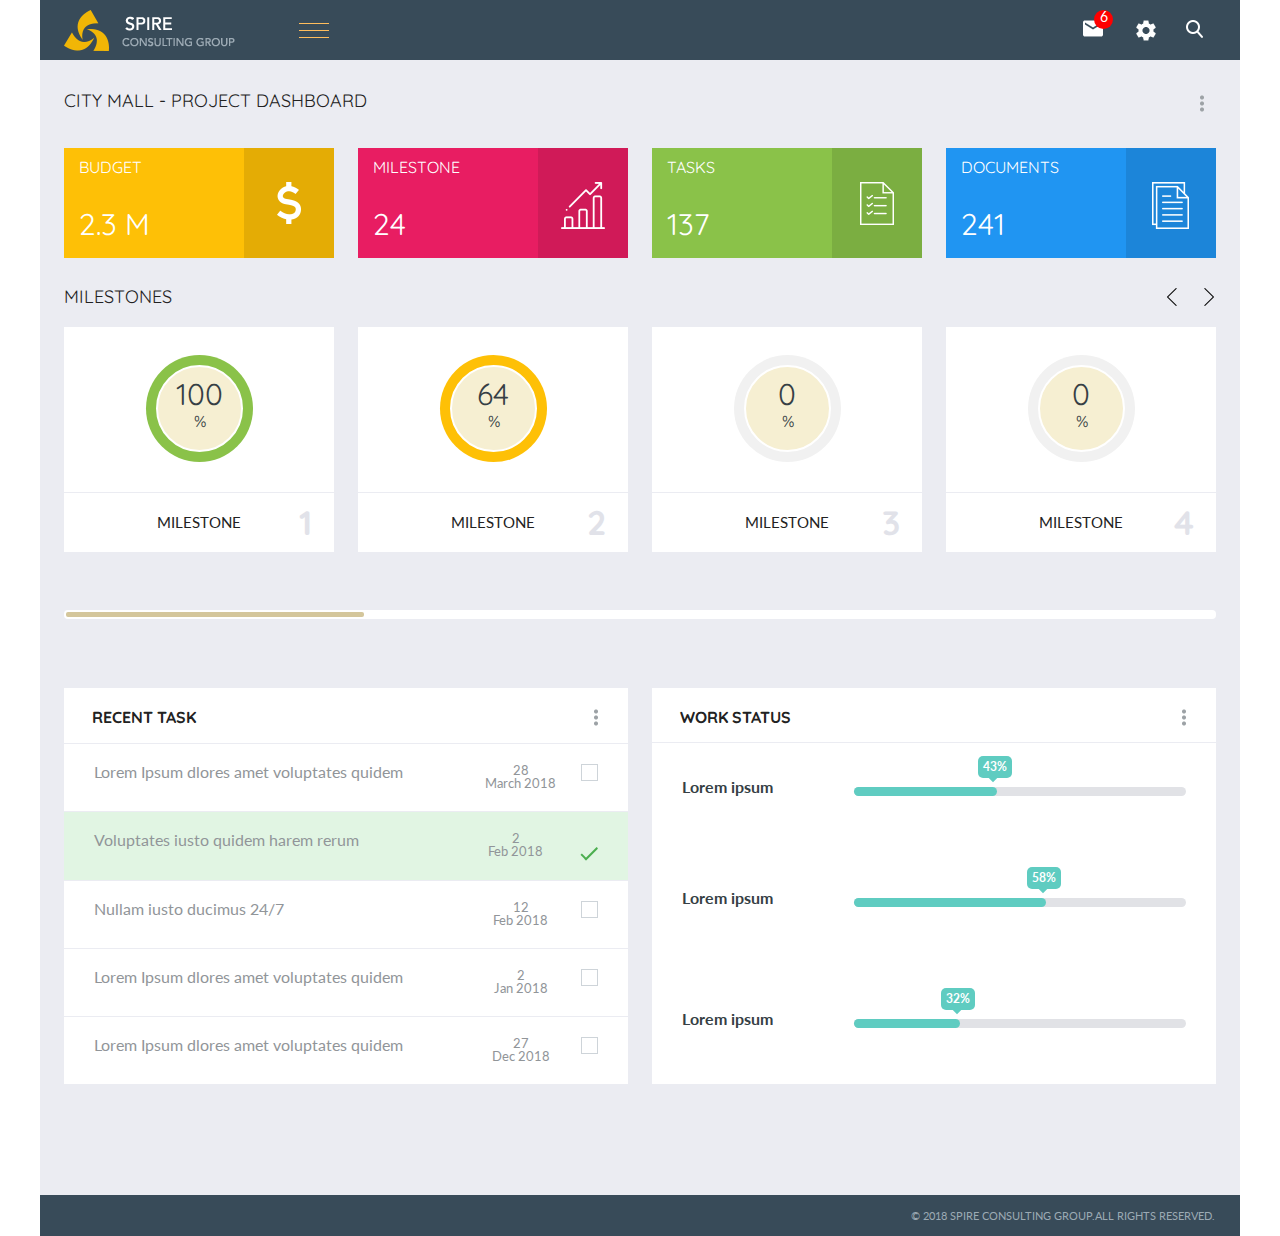
<file: index.html>
<!DOCTYPE html>
<html>

        <!-----------------------------------------------------Code for Head----------------------------------------------->

    <head>
        <title>Hey, look what i changed here ! :P </title>
        <meta charset="UTF-8">
        <meta name="viewport" content="width=device-width, initial-scale=1.0">
        <link href="https://fonts.googleapis.com/css?family=Quicksand:500&display=swap" rel="stylesheet">
        <link href="https://fonts.googleapis.com/css?family=Lato&display=swap" rel="stylesheet"> 
        <link rel="stylesheet" type="text/css" href="./CSS Files/reset.css">
        <link rel="stylesheet" type="text/css" href="./CSS Files/HomePage.css">
    </head>

    <body>

        <div class="outer-container">
                
           <!---------------------------------------------Code for Navigation Bar------------------------------------------>
            <header>
                <div class="inner-container">
                    <a href="#"><img src="./images/logo1.png"></a>
                    <a href="#"><img src="./images/menu1.png"></a>

                    <ul class="list">
                        <li><a href="#"><img src="./images/message.png"></a></li>
                        <li><a href="#"><img src="./images/settings1.png"></a></li>
                        <li><a href="#"><img src="./images/search1.png"></a></li>
                        <div class="clearfix"></div>
                    </ul>
                        
                    <div class="clearfix"></div>
                </div>
            </header>

           <!--------------------------------------------Code for 4 Rectangles-------------------------------------------->

             <section class="section1">
                <div class="inner-container">
                     <div class="dashboardtitle">
                        <h1>City Mall - Project Dashboard</h1>
                        <img class="options_img" src="./images/options.png">
                        <div class="clearfix"></div>
    
                        <div class="rectangles">

                            <div class="rectangle1">
                                <div class="content">
                                    <p>Budget</p>
                                    <p>2.3 M</p>
                                </div>

                                <div class="rectangle_1_padding">
                                    <img src="./images/dollar.png">
                                </div>
                            </div>

                            <div class="rectangle2">
                                <div class="content">
                                    <p>Milestone</p>
                                    <p>24</p>
                                </div>

                                <div class="rectangle_1_padding">
                                    <img src="./images/graph1.png">
                                </div>
                            </div>

                            <div class="rectangle3">
                                <div class="content">
                                    <p>Tasks</p>
                                    <p>137</p>
                                </div>
                                <div class="rectangle_1_padding">
                                    <img src="./images/task1.png">
                                </div>
                            </div>

                            <div class="rectangle4">
                                <div class="content">
                                    <p>Documents</p>
                                    <p>241</p>
                                </div>

                                <div class="rectangle_1_padding">
                                    <img src="./images/docs1.png">
                                </div>
                             </div>

                            <div class="clearfix"></div>
                        </div>
                    </div>
                </div>
            </section>

           <!--------------------------------------------Code for 4 Circles----------------------------------------------->
           
            <section class="section2">
                <div class="inner-container">
                    <div class="title">
                        <h2>Milestones</h2>
                            <img class="img_rightarrow" src="./images/rightarrow.png">
                            <img class="img_leftarrow" src="./images/leftarrow.png">
                        <div class="clearfix"></div>
                    </div>

                    <div class="main_parent">
                        <div class="milestone_top_box">
                            <div class="shadowgreen">
                                <p class="milestone_value">100</p>
                                <p class="milestone_percent">%</p>
                            </div>
                        </div>

                        <div class="milestone_bottom_box">
                            <span>1</span>
                            <p>Milestone</p>
                            
                            <div class="clearfix"></div>
                        </div>
                    </div>

                    <div class="main_parent">
                        <div class="milestone_top_box">
                            <div class="yellow">
                                <p class="milestone_value">64</p>
                                <p class="milestone_percent">%</p>
                            </div>
                        </div>

                        <div class="milestone_bottom_box">
                            <span>2</span>
                            <p>Milestone</p>
                            <div class="clearfix"></div>
                        </div>
                    </div>

                    <div class="main_parent">
                        <div class="milestone_top_box">
                            <div class="white">
                                <p class="milestone_value">0</p>
                                <p class="milestone_percent">%</p>
                            </div>
                        </div>
        
                        <div class="milestone_bottom_box">
                            <span>3</span>
                            <p>Milestone</p>
                            <div class="clearfix"></div>
                        </div>
                    </div>

                    <div class="main_parent">
                            <div class="milestone_top_box">
                                <div class="white">
                                    <p class="milestone_value">0</p>
                                    <p class="milestone_percent">%</p>
                                </div>
                            </div>
            
                            <div class="milestone_bottom_box">
                                <span>4</span>
                                <p>Milestone</p>
                                <div class="clearfix"></div>
                            </div>
                    </div>
                    <div class="clearfix"></div>
                </div>
            </section>

            <!--------------------------------------------Code for Progress Bar------------------------------------------->                          

            <section>
                <div class="inner-container">
                    <div class="myprogress">
                        <div class="progress_bar"></div>
                    </div>
                </div>
            </section>
            
            <!--------------------------------------------Code for Recent Task Section------------------------------------>

            <section class="section3">
                <div class="inner-container">
                    <div class="leftBlock">
                        
                            <div class="heading">
                                <h3>Recent Task</h3>
                                <img class="img_options" src="./images/options.png">
                                <div class="clearfix"></div>
                            </div>

                            
                                <div class="checklistItems">
                                    <ul>
                                        <li>
                                            <span>Lorem Ipsum dlores amet voluptates quidem</span>
                                            <div class="rightBlockDateBlock">
                                                <div class="date">
                                                    <span class="recent_task_date">28<br>March 2018</span>
                                                </div>
                                                <span class="whitebox"></span>
                                            </div>
                                            <div class="clearfix"></div>
                                        </li>

                                        <li>
                                            <span>Voluptates iusto quidem harem rerum</span>
                                            <div class="rightBlockDateBlock">
                                                    <div class="date">
                                                        <span class="recent_task_date">2<br>Feb 2018</span>
                                                    </div>
                                                    <span><img src="./images/tickmark.png"></span>
                                                </div>
                                            <div class="clearfix"></div>
                                        </li>

                                        <li>
                                            <span>Nullam iusto ducimus 24/7</span>
                                            <div class="rightBlockDateBlock">
                                                <div class="date">
                                                    <span class="recent_task_date">12<br>Feb 2018</span>
                                                </div>
                                                <span class="whitebox"></span>
                                            </div>
                                            <div class="clearfix"></div>
                                        </li>
                                        
                                        <li>
                                            <span>Lorem Ipsum dlores amet voluptates quidem</span>
                                            <div class="rightBlockDateBlock">
                                                <div class="date">
                                                    <span class="recent_task_date">2<br>Jan 2018</span>
                                                </div>
                                                <span class="whitebox"></span>
                                            </div>
                                            <div class="clearfix"></div>
                                        </li>

                                        <li>
                                            <span>Lorem Ipsum dlores amet voluptates quidem</span><div class="rightBlockDateBlock">
                                                <div class="date">
                                                    <span class="recent_task_date">27<br>Dec 2018</span>
                                                </div>
                                                <span class="whitebox"></span>
                                            </div>
                                            <div class="clearfix"></div>
                                        </li>
                                        <!-- <div class="clearfix"></div> -->
                                    </ul>
                                </div>
                            <!-- <div class="clearfix"></div> -->
                        </div>
                    
        <!--------------------------------------------Code for Work Task-------------------------------------------->    
                    
                    <div class="rightBlock">
                        
                         <div class="heading">
                             <h3>Work Status</h3>
                             <img class="img_options" src="./images/options.png">
                         </div>
                        
                        <!-- <div class="smallContainer"> -->
                            <div class="rightBlockItems">
                       
                                <ul>
                                    <li>
                                        <span>Lorem ipsum</span>
                                        <div class="rbprogressbar">
                                            <p class="rightblock_progressbar">
                                                <span>43%</span>
                                            </p>
                                        </div>
                                        <div class="clearfix"></div>
                                    </li>

                                    <li>
                                            <span>Lorem ipsum</span>
                                            <div class="rbprogressbar">
                                                <p class="rightblock_progressbar">
                                                    <span>58%</span>
                                                </p>
                                            </div>
                                            <div class="clearfix"></div>
                                    </li>

                                    <li>
                                            <span>Lorem ipsum</span>
                                            <div class="rbprogressbar">
                                                <p class="rightblock_progressbar">
                                                    <span>32%</span>
                                                </p>
                                            </div>
                                            <div class="clearfix"></div>
                                    </li>
                                
                                </ul>
                                
                            </div>
                    </div>
                    <div class="clearfix"></div>
                </div>
            </section>
       
            <!----------------------------------------------Code for Footer----------------------------------------------->

            <footer>
                <!-- <div class="inner-container"> -->
                    &copy; 2018 spire consulting group.all rights reserved.
                <!-- </div> -->
            </footer>
        
    </div>
    </body>
</html>
</file>
<file: CSS Files/HomePage.css>
*
{
    margin:0px auto;
    box-sizing: border-box;
}
.outer-container
{
    width:1200px;
    margin:0px auto;
    background-color:#EBECF2;
}

.inner-container
{
    margin-left:24px;
    margin-right:24px;
}

.clearfix
{
    clear:both;
}

/*-------------------------------------------------Code for Header------------------------------------------------------------------*/

header
{
    background-color:#384B59;
    height:60px;
    padding:10px 0px;
    font-family:Lato;
    font-size:14px;
}

ul a
{
    display:inline-block;
    list-style-type:none;
}

header ul li
{
    float: left;
    /* background-color:blue; */
}

header ul
{
    float:right;
}

.inner-container a:nth-child(2)
{
    margin-left:60px;
    vertical-align:middle;
} 

.list li:nth-child(1)::before
{
    content: "6";
    position: absolute;
    right: 0%;
    border-radius: 50%;
    background-color: red;
    color: white;
    text-align: center;
    height: 19px;
    width: 19px;
    top:0%;

}

.list li:nth-child(1)
{
    position:relative;
}

.list li:nth-child(1)
{
    margin-right:13px;
}

.list li:nth-child(2)
{
    margin-right:10px;
}

.list li
{
    height:40px;
    width:40px;
}

.list li a
{
    padding:10px;   
}

.list li a:hover
{
    
    background-color:rgba(233, 233, 233, 0.1);
}

.options_img
{
    float: right;
    padding-right: 12px;
}

/* ---------------------------------------------------------Code for 4 Rectangles---------------------------------------------------- */

.dashboardtitle span
{
    text-transform:uppercase;
    font-family:Quicksand;
}

.dashboardtitle img
{

    margin-top: 5px;
}

.dashboardtitle h1
{
    text-transform:uppercase;
    font-family:Quicksand;
    display:inline-block;
    line-height: 22px;
    font-size:18px;
}

.dashboardtitle
{
    margin-top:30px;
    text-transform: uppercase;
}


.title
{
    text-transform: uppercase;
    margin-top:30px;

}

.rectangle1 .content p:nth-child(1)
{
    font-family:Quicksand;
    font-size:16px;
}

.rectangle1 .content p:nth-child(2)
{
    font-family:Quicksand;
    font-size:30px;
}

.rectangle2 .content p:nth-child(1)
{
    font-family:Quicksand;
    font-size:16px;
}

.rectangle2 .content p:nth-child(2)
{
    font-family:Quicksand;
    font-size:30px;
}

.rectangle3 .content p:nth-child(1)
{
    font-family:Quicksand;
    font-size:16px;
}

.rectangle3 .content p:nth-child(2)
{
    font-family:Quicksand;
    font-size:30px;
}

.rectangle4 .content p:nth-child(1)
{
    font-family:Quicksand;
    font-size:16px;
}

.rectangle4 .content p:nth-child(2)
{
    font-family:Quicksand;
    font-size:30px;
}

.img_options
{
  float:right;
    padding-right:12px;
}

.content
{
    float:left;
    color:white;
}

.content p:nth-child(1)
{
    font-size:18px;
    margin:11px 15px;
}

.content p:nth-child(2)
{
    margin-top:34px;
    font-size:30px;
    margin-left:15px;
} 

.rectangle1, .rectangle2, .rectangle3, .rectangle4
{
    width:23.43%;
    float:left;
    margin-top:36px;    
}

.rectangle1, .rectangle2, .rectangle3
{
    margin-right:24px;
}

.rectangle1
{
    background-color:#FEC006;
}

.rectangle_1_padding
{
    background-color:rgba(0, 0, 0, 0.1);
    width: 90px;
    height: 110px;
    text-align: center;
    float:right;
}

.rectangle_1_padding img
{
    margin-top:34px;
}

.rectangle2
{
    background-color:#E81D62;
    margin-right:24px;
}


.rectangle3
{
    background-color:#8AC249;
    margin-right:24px;
}


.rectangle4
{
    background-color:#2095F2;
}

h2
{
    font-family:Quicksand;
    font-size:18px;
    display:inline-block;
}

h1
{
    text-transform:uppercase;
    font-size:16px;
}

/*---------------------------------------------------------Code for 4 Circles---------------------------------------------------*/

.main_parent
{
    float: left;
    width: 23.43%;
    margin-top: 21px;
    text-align:center;
    
}

.milestone_top_box
{
    color: #363F45;
    height: 166px;
    background-color: #FFFFFF;
    border-bottom: 1px solid #EBECF2;
}

.milestone_top_box .milestone_value
{
    font-family:Quicksand;
    font-size:30px;
}

.milestone_top_box .milestone_percent
{
    font-family:Quicksand;
    font-size:16px;
}

.milestone_value
{
    font-size: 30px;
    margin-top: 12px;
    line-height: 30px;
    text-align: center;
}

.milestone_percent
{
    font-size: 16px;
    padding-left: 36px;
    line-height: 24px;
    padding-right: 39px;
}


.shadowgreen
{
    box-shadow: 0 0 0 10px #8AC249;
}

.yellow
{
    box-shadow:0 0 0 10px #FEC006;
}

.white
{
    box-shadow:0 0 0 10px #F1F1F1;
}

.shadowgreen, .yellow, .white
{
    height: 87px;
    width: 87px;
    background-color: #F6EFD2;
    border: 2px solid white;
    border-radius: 50%;    
    display: inline-block;
    margin: 38px 89px 37px 90px;
}

.section2 .inner-container .main_parent:nth-child(2),.section2 .inner-container .main_parent:nth-child(3),.section2 .inner-container .main_parent:nth-child(4)
{
    margin-right:24px;
}

.milestone_bottom_box p
{
    padding: 20px 45px;
    font-family: Lato;
    font-size: 15px;
    line-height: 19px;
    text-transform: uppercase;
    word-wrap: break-word;
}

.milestone_bottom_box
{
    background-color: #FFFFFF;
    text-align: center;
    line-height: 59px;
}



.milestone_bottom_box_1 p
{
    display: inline-block;

    margin-left: 45px;
    margin-top: 20px;
    font-family: Lato;
    font-size: 16px;
    line-height: 19px;
    text-transform: uppercase;
}


.milestone_bottom_box_1 span:nth-child(1)
{
    font-family: Quicksand;
    font-weight: bold;
    font-size: 34px;
    color: #E1E2E9;
    float: right;
    margin-right: 22px;
    margin-top: 12px;
}



.milestone_bottom_box span:nth-child(1)
{
    font-family: Quicksand;
    font-weight: bold;
    font-size: 34px;
    color: #E1E2E9;
    float: right;
    margin-right: 22px;
    /* margin-top: 12px; */
}

.img_rightarrow
{
    float:right;
    padding-right:2px;
}

.img_leftarrow
{
    float:right;
    padding-right:27px;
}

/* --------------------------------------------------Code for Progress bar------------------------------------------------*/

.progress_bar
{
    width:26%;
    height:5px;
    background-color:#D4C69B;
    border-radius: 2px 2px 2px 2px;
}

.myprogress
{
    border-radius: 4px;
    padding: 2px;
    margin-top:58px;
    margin-bottom:69px;
    background-color:#FFFFFF;
}

/*----------------------------------------------Code for Recent Task section of the page ------------------------------------------------*/

.leftBlock
{
   margin-right:24px;
}

.smallContainer
{
    margin: 0px 30px;
}

.heading h3
{
    font-size:16px;
    text-transform:uppercase;
    display:inline-block;
    font-weight:700;
}
 
.heading
{
    font-family:Quicksand;
    text-transform:uppercase;
    border-bottom: 1px solid #EBECF2;
    padding-left: 28px;
    padding-top: 21px;
    padding-bottom: 17px;
    padding-right: 18px;
    
}

.checklistItems
{
    font-family:Lato;
    color:#919599;
}

.checklistItems ul li
{
   /*  //float:left; */
   padding:20px 30px 19px;
}

.checklistItems ul li:nth-child(1)
{
    border-bottom: 1px solid #EBECF2;
}


.checklistItems ul li:nth-child(2)
{
    background-color:#E1F5E3;
    border-bottom: 1px solid #EBECF2;
}

.checklistItems ul li:nth-child(3)
{
    border-bottom: 1px solid #EBECF2;
}

.checklistItems ul li:nth-child(4)
{
    border-bottom: 1px solid #EBECF2;
}

.mainClass img
{
    float:right;
}

.date
{
    display:inline-block;
    margin-right:20px;
}

.rightBlockDateBlock
{
    float:right;
}

p .checklist_item2
{
    margin-left:120px;
}

.checklist_item3
{
    margin-left:120px;
}

.whitebox
{
    height:17px;
    width:17px;
    border:1px solid #CED4D9;
    background-color:#FFFFFF;
    float:right;
}

.recent_task_date
{
    width:80px;
    text-align:center;
    font-size:13px;
    float:right;
}
/*---------------------------------------------Code for Work Status section of the page-------------------------------------------------- */


.rightBlock,.leftBlock
{
   background-color:white;
   float:left;
   width:48.95%;
}

.rightBlockItems
{
    font-family:Lato;
    color:#919599;
}

.rightBlockItems ul li
{
    padding: 36px 30px 0px;
}

 .rightBlockItems li:nth-child(1)
{
    font-weight:bold;
    font-size:16px;
    
    color:#363F45;
}

.rightBlockItems li:nth-child(2)
{
    font-weight:bold;
    font-size:16px;
    margin-top:58px;
    color:#363F45;
}

.rightBlockItems li:nth-child(3)
{
    font-weight:bold;
    font-size:16px;
    margin-top:68px;
    color:#363F45;
    margin-bottom:56px;
} 

.rbprogressbar
{
    width:332px;
    background-color:#E1E2E6;
    border-radius:5px;
    float:right; 
    margin-top: 8px;   
    height:9px;
}

.rightblock_progressbar
{
    position:relative;
    width:43%;
    height: 9px;
    background-color: #5FCCC1;
    border-radius:5px;
    font-size: 12px;
    font-family: Lato;
    max-width:100%;
}

.rightBlockItems ul li:nth-child(2) .rightblock_progressbar
{
    width:58%;
    position:relative;
    height: 9px;
    background-color: #5FCCC1;
    border-radius:5px;
    font-size: 12px;
    font-family: Lato;
    max-width:100%;

}

.rightBlockItems ul li:nth-child(3) .rightblock_progressbar
{
    width:32%;
    position:relative;
    height: 9px;
    background-color: #5FCCC1;
    border-radius:5px;
    font-size: 12px;
    font-family: Lato;
    max-width:100%;
}

.rightblock_progressbar span
{
    position: absolute;
    content: "";
    right: -15px;
    bottom: 200%;
    background-color: #5FCCC1;
    padding: 5px;
    border-radius: 5px;
    color:white;
}

.rightblock_progressbar span::after
{
    position: absolute;
    content: "";
    height: 6px;
    width: 6px;
    transform: rotate(45deg);
    background-color: #5FCCC1;
    right: 45%;
    bottom: -12%;
}

.rightblock_progressbar_1 span
{
    position: absolute;
    content: "";
    right: -12%;
    bottom: 200%;
    background-color: #5FCCC1;
    padding: 5px;
    border-radius: 5px;
    color:white;
}

.rightblock_progressbar_2 span
{
    position: absolute;
    content: "";
    right: -12%;
    bottom: 200%;
    background-color: #5FCCC1;
    padding: 5px;
    border-radius: 5px;
    color:white;
}

/* --------------------------------------------Code for the footer of the page ------------------------------------------------ */

footer
{
    background-color:#384B59;
    text-align:right;
    margin-top:111px;
    text-transform:uppercase;
    padding:15px 25px;
    color:#9CAAB4;
    font-family:Lato;
    font-size:11px;
    
}

/*---------------------------------------------------- END OF CODE -----------------------------------------------------------------*/
</file>
